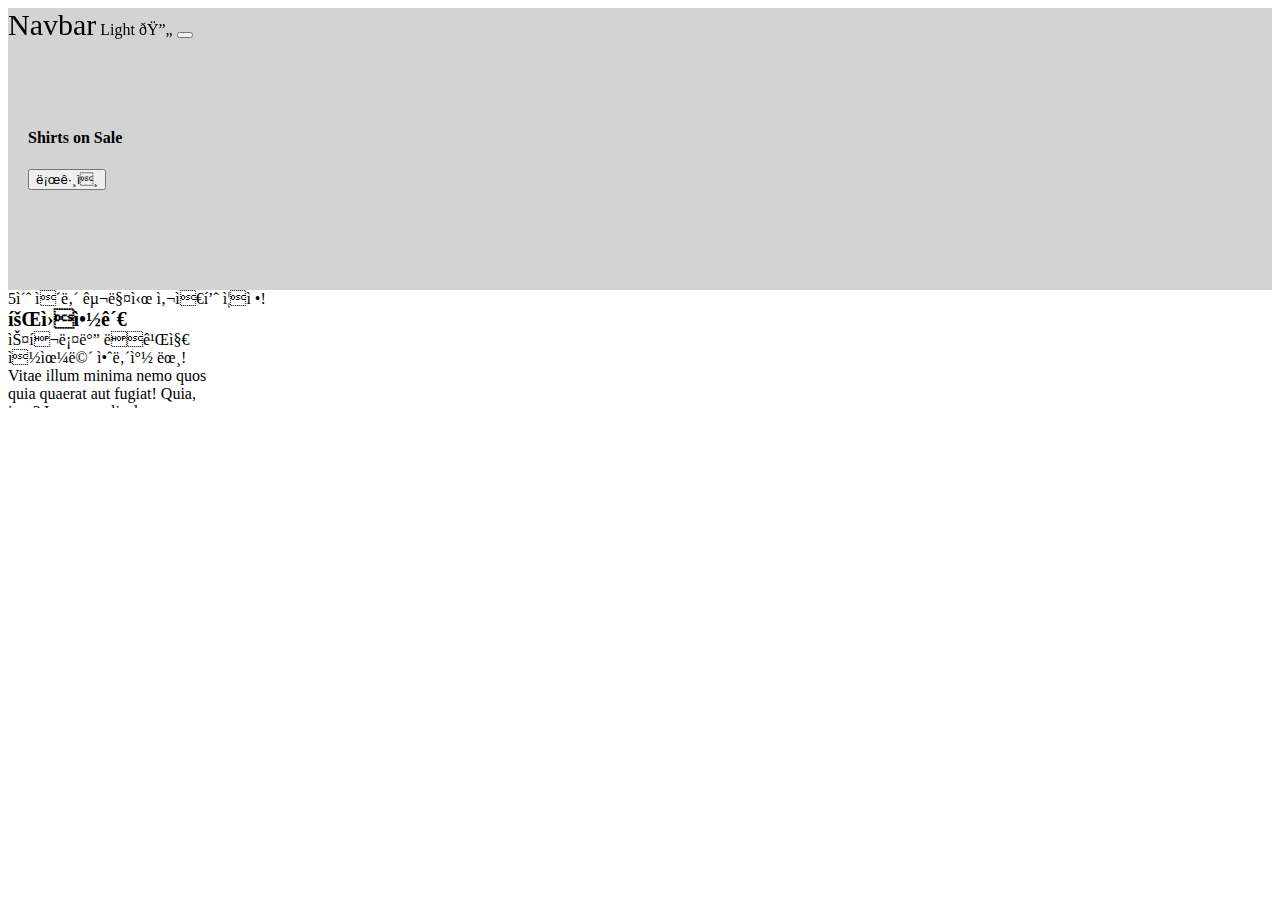
<file: js실습/ch01/main.html>
<!doctype html>
<html lang="en">

<head>
    <meta charset="utf-8 show-modal">
    <meta name="viewport" content="width=device-width, initial-scale=1">
    <title>Bootstrap demo</title>
    <link href="https://cdn.jsdelivr.net/npm/bootstrap@5.3.0-alpha1/dist/css/bootstrap.min.css" rel="stylesheet"
        integrity="sha384-GLhlTQ8iRABdZLl6O3oVMWSktQOp6b7In1Zl3/Jr59b6EGGoI1aFkw7cmDA6j6gD" crossorigin="anonymous">
    <link rel="stylesheet" href="main.css">
</head>

<body class="mode">

       

        <!--로그인 모달창-->
        <div class="black-bg">
            <div class="white-bg">
                <h4>로그인하세요</h4>
                <form action="캐러셀.html"><!--<form>은 서버로 유저정보 전송하려고 쓰는것임-->
                    <div class="my-3">
                        <input type="text" class="form-control" id="email"> <!--첫번째 input-->
                    </div>
                    <div class="my-3">
                        <input type="password" class="form-control" id="pw">
                    </div>
                    <button type="submit" class="btn btn-primary" id="send">전송</button>
                    <button type="button" class="btn btn-danger" id="close">닫기</button>
                </form>
            </div>
        </div>

        <!--상단바-->
        <nav class="navbar navbar-light bg-light">
            <div class="container-fluid">
                <span class="navbar-brand">Navbar</span>

                <span class="badge bg-dark">Light 🔄</span> <!--다크모드 버튼-->

                <button class="navbar-toggler" type="button">
                    <span class="navbar-toggler-icon"></span>
                </button>
            </div>
        </nav>
        

        <!--리스트-->
        <ul class="list-group"> <!--classList로 show 클래스 탈부착해서 클릭시 보여주기 **클래스 부착하는 이유 :  확장성이 좋아짐-->
            <li class="list-group-item">An item</li>
            <li class="list-group-item">A second item</li>
            <li class="list-group-item">A third item</li>
            <li class="list-group-item">A fourth item</li>
            <li class="list-group-item">And a fifth one</li>
        </ul>

        

        <div class="main-bg">
            <h4>Shirts on Sale</h4>
            <button class="btn btn-danger" id="login">로그인</button>
        </div>

        <div class="alert alert-danger"> 
            <span id="num">5</span>초 이내 구매시 사은품 증정!
        </div>

        

        <div class="userpro" style="width : 200px; height:100px; overflow-y: scroll;"> <!--overflow-y : 내용물 넘치면 스크롤바 생성해줌-->
                <span style="font-size:20px; font-weight:bolder;">회원약관</span><br>
                스크롤바 끝까지 읽으면 안내창 뜸!
                Vitae illum minima nemo quos quia quaerat aut fugiat! Quia,
                iure? Ipsum explicabo rem ea fuga cum debitis voluptatibus sit quam.
                Numquam!
        </div>

        

        <script type="text/javascript" src="nav.js"></script>

        <script src="https://cdn.jsdelivr.net/npm/bootstrap@5.3.0-alpha1/dist/js/bootstrap.bundle.min.js"
            integrity="sha384-w76AqPfDkMBDXo30jS1Sgez6pr3x5MlQ1ZAGC+nuZB+EYdgRZgiwxhTBTkF7CXvN"
            crossorigin="anonymous"></script>



        <!--jQuery-->
        <script src="https://code.jquery.com/jquery-3.6.3.min.js"
            integrity="sha256-pvPw+upLPUjgMXY0G+8O0xUf+/Im1MZjXxxgOcBQBXU=" crossorigin="anonymous"></script>
        <script>
            // document.querySelector('.hello').innerHTML='하이여';
            // $('.hello').html('하이'); //document.querySelector=>'$' 함수명이 짧아짐
            // $('.hello').css('font-size','50px');

            // document.querySelector('#test-btn').addEventListener('click',function(){
            //     document.querySelector('.hello').style.display="none"
            // })

            //♣모달창 애니메이션, 로그인 버트 누르면 천천히 뜨는 기능
            $('#login').on('click', function () { 
                $('.black-bg').addClass('show-modal');
            })

            $('#close').on('click', function () {
                $('.black-bg').remove();
            })

            //♣모달창 검은배경 누르면 모달창 닫는 기능 ★이벤트 버블링
            document.querySelector('.black-bg').addEventListener('click',function(e){

                // e.target;//유저가 실제로 누른것

                // e.currentTarget;//이벤트리스너 달린곳
                // this; //위와 같은뜻

                // e.preventDefault();//이벤트 기본동작 막아줌

                // e.stopPropagation();//내 상위요소로 이벤트 버블링 막아줌

                
                console.log(e.target);
                console.log(document.querySelector('.black-bg'));

                if (e.target == document.querySelector('.black-bg')){ //내가 실제로 누른것 = 모달창의 검은배경
                    $('.black-bg').removeClass('show-modal');
                }  
            })
            







            //♣if,else 조건문으로 input 공백,이메일 형식 검사

            // 전송버튼 눌렀을때
            // 첫번째 input에 입력된 값이 공백이면(조건문)
            // alert창 띄우기


             $('form').on('submit',function(){ // => $('#send').on('click', function () {
                if ( document.getElementById('email').value == '') { // => if ($('#email').val()=='')
                    alert('아이디 입력하셈');
                } else if(/\S+@\S+.\S+/.test(document.getElementById('email').value)){
                    alert('이메일 형식이 아님');
                } else if (document.getElementById('pw').value == '') {
                    alert('비번 입력하셈');
                } else if (document.getElementById('pw').value.length < 6) {
                    alert('비번이 6자 미만입니다. 6자 이상으로 입력해주세요');
                } else if(/[A-Z]/.test(document.getElementById('pw').value)==false){
                    alert('대문자가 없는데요')
                }
            });


            //♣이벤트,연산자
            // document.getElementById('email').addEventListener('change', function () { //<input>에서 일어나는 input,change 이벤트
            //     alert('하이요')
            // })


            //♣다크모드 버튼
            var count = 0;

            $('.badge').on('click', function () {
                count += 1; // count=count+1; 누를때마다 1 더해주셈
                if (count % 2 == 0) { //짝수면
                    $('.badge').html('Light 🔄');
                    $('.mode').removeClass('dark');
                    $('.navbar-light').toggleClass('navbar-dark');
                    $('.bg-light').toggleClass('bg-dark');
                } else { //홀수면
                    console.log(count);
                    $('.badge').html('Dark 🔄');
                    $('.mode').addClass('dark');
                    $('.navbar-light').toggleClass('navbar-dark');
                    $('.bg-light').toggleClass('bg-dark');
                }
            });

            //♣setTimeout, setInterval 함수
            
             /*setInterval(function(){ //2초마다 실행
                console.log('ㅎㅇ');
            },2000)*/

            //5~1초까지 카운트 하고 사라지기
            
            var countt = 5;

            setInterval(function(){
                countt -=1;
                if(countt > 0){
                $('#num').html(countt)
                }else{
                    $('.alert').hide();
                }
            },1000)
    

            
            
            //♣스크롤바 10이상으로 내리면 로고 폰트사이즈 작아지게
            window.addEventListener('scroll',function(){ //scroll 될때마다 함수 실행
                console.log(window.scrollY);//스크롤 내린양
                if(window.scrollY>10){
                    $('.navbar-brand').css('font-size','15px');
                }else{
                    $('.navbar-brand').css('font-size','30px');
                }
            })

            //♣회원약관의 스크롤바 끝까지 내리면 alert()띄워서 안내하기
            //div의 스크롤바 내린 양 + 눈에 보이는 div 높이 == div 실제 높이
            $('.userpro').on('scroll',function(){
                var 스크롤양 = document.querySelector('.userpro').scrollTop; 
                var 실제높이 = document.querySelector('.userpro').scrollHeight; //<div>실제높이(스크롤바 얼마나 할수있는지)
                var 눈에보이는높이 = document.querySelector('.userpro').clientHeight;

                console.log('스크롤양 :'+ 스크롤양,실제높이,눈에보이는높이);

                if(스크롤양+눈에보이는높이==실제높이){
                    alert('약관을 다 읽어보셨군요?');
                }
            })

            console.log(document.querySelector('html').scrollHeight); //현재 웹페이지 실제 높이 <body>끝나기 전에 넣어야함
            console.log(document.querySelector('html').clientHeight); //현재 보이는 페이지 높이
            

           
        
        </script>
    </body>
</html>
</file>
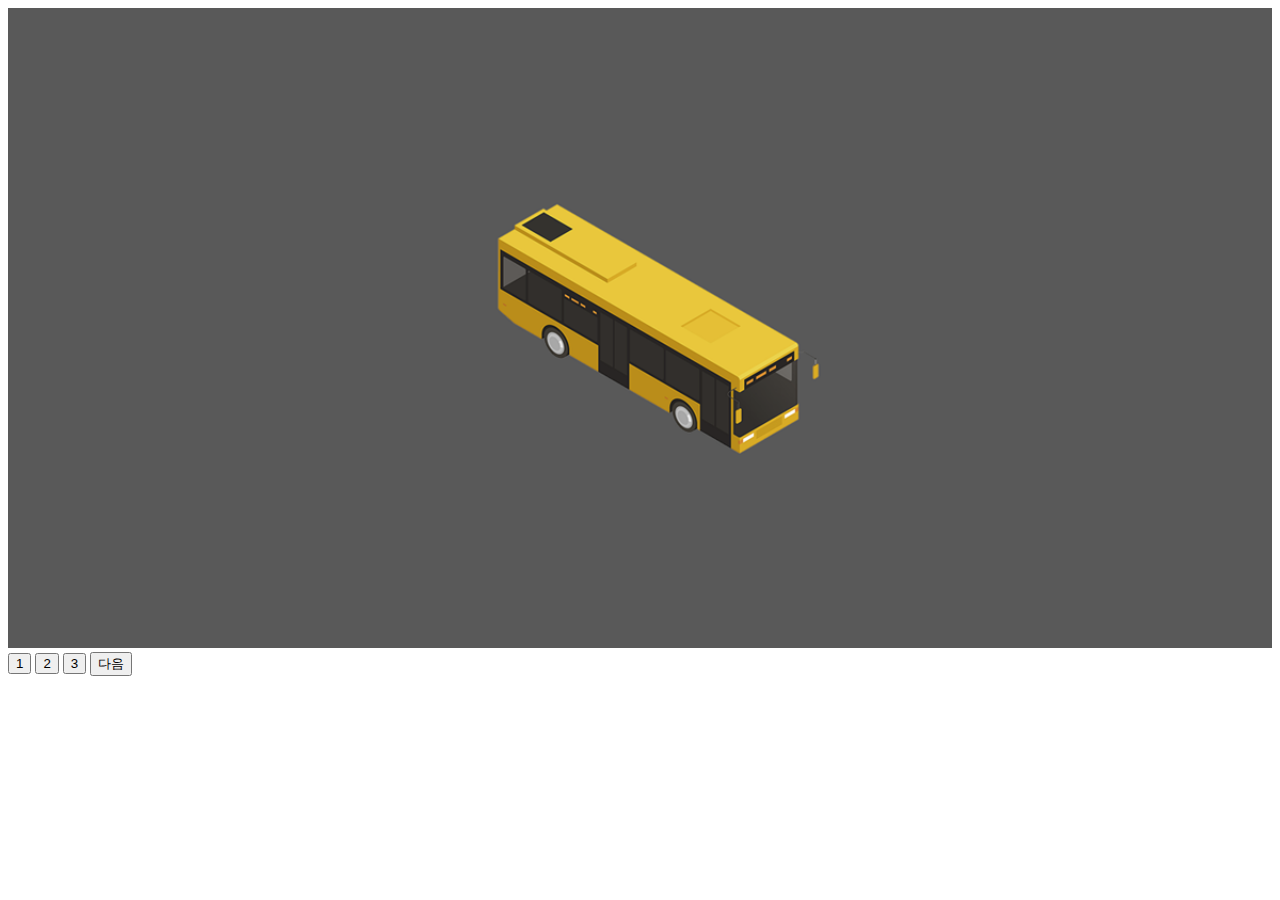
<file: js실습/ch01/캐러셀.html>
<!DOCTYPE html>
<html lang="en">

<head>
    <meta charset="UTF-8">
    <meta http-equiv="X-UA-Compatible" content="IE=edge">
    <meta name="viewport" content="width=device-width, initial-scale=1.0">
    <link rel="stylesheet" href="main.css">
    <title>Document</title>
</head>

<body>
    <div style="overflow:hidden"> <!--넘치는 요소 숨기기-->
        <div class="slide-container">
            <div class="slide-box">
                <img src="car1.png" draggable="false"> <!--그래드&이동안됨-->
            </div>
            <div class="slide-box">
                <img src="car2.png">
            </div>
            <div class="slide-box">
                <img src="car3.png">
            </div>
        </div>
    </div>

    <button class="slide-1">1</button>
    <button class="slide-2">2</button>
    <button class="slide-3">3</button>
    <button class="next">다음</button>




    <script src="https://code.jquery.com/jquery-3.6.3.min.js"
    integrity="sha256-pvPw+upLPUjgMXY0G+8O0xUf+/Im1MZjXxxgOcBQBXU=" crossorigin="anonymous"></script>
    <script>
        //♣캐러셀(이미지 슬라이드)만들기
        $('.slide-1').on('click', function () {
            $('.slide-container').css('transform', 'translateX(0vw)'); //버튼 눌렀을때 css에 transform:translateX(-100vw); 더해줌
        })
        $('.slide-2').on('click', function () {
            $('.slide-container').css('transform', 'translateX(-100vw)');
        })
        $('.slide-3').on('click', function () {
            $('.slide-container').css('transform', 'translateX(-200vw)');
        })

        var 지금사진 = 1;

        $('.next').on('click', function () {
            $('.slide-container').css('transform', 'translateX(-' + 지금사진 + '00vw)');
            지금사진 += 1
        });


        

        //캐러셀 스와이프
        $('.slide-box').eq(0).on('mousedown',function(e){
        console.log(e.clientX);//현재 마우스 클릭한 곳 X좌표
       })


       
        var 시작좌표 = 0; //function안에있는 변수는 탈출 못해서 밖에 만들어줘야함
        var 눌렀다 = false;

       $('.slide-box').eq(0).on('mousedown',function(e){ //시작
            시작좌표 = e.clientX; //e.clientX : 현재 마우스위치 X좌표
            눌렀다 = true; //마우스 누를때마다 true
       });

       $('.slide-box').eq(0).on('mousemove', function (e) {
        if(눌렀다==true){
            console.log(e.clientX - 시작좌표); //->이동거리 (현재마우스 위치에서 시작위치 빼면 이동거리 알수있음)
            $('.slide-container').css('transform', `translateX(${e.clientX - 시작좌표}px)`);//이미지를 드래그한만큼 x축으로 이동시켜주세요
        }
           
        });

        $('.slide-box').eq(0).on('mouseup',function(e){ 
            눌렀다 = false; //마우스 뗄때 안움직임

            console.log(e.clientX - 시작좌표);
            if(e.clientX-시작좌표 < -100){ //이동거리가 100이상이다
                $('.slide-container')
                .css('transition','all 0.5s') //넘어갈때 천천히
                .css('transform', 'translateX(-100vw)'); //2번 사진 보임
            }else{
                $('.slide-container')
                .css('transition','all 0.5s')
                .css('transform', 'translateX(0vw)'); //1번 그대로
            }

            setTimeout(()=>{
                $('slide-container')
                .css('transition','none')
            },500) //5초 후에 실행
       });

       
        //touch
        $('.slide-box').eq(0).on('touchstart',function(e){ //시작
                    시작좌표 = e.touches[0].clientX; //e.clientX : 현재 마우스위치 X좌표
                    눌렀다 = true; //마우스 누를때마다 true
            });

            $('.slide-box').eq(0).on('touchmove', function (e) {
                if(눌렀다==true){
                    console.log(e.clientX - 시작좌표); //->이동거리 (현재마우스 위치에서 시작위치 빼면 이동거리 알수있음)
                    $('.slide-container').css('transform', `translateX(${e.touches[0].clientX - 시작좌표}px)`);//이미지를 드래그한만큼 x축으로 이동시켜주세요
                }
                
                });

                $('.slide-box').eq(0).on('touchend',function(e){ 
                    눌렀다 = false; //마우스 뗄때 안움직임

                    console.log(e.changedTouches[0].clientX - 시작좌표);
                    if(e.changedTouches[0].clientX-시작좌표 < -100){ //이동거리가 100이상이다
                        $('.slide-container')
                        .css('transition','all 0.5s') //넘어갈때 천천히
                        .css('transform', 'translateX(-100vw)'); //2번 사진 보임
                    }else{
                        $('.slide-container')
                        .css('transition','all 0.5s')
                        .css('transform', 'translateX(0vw)'); //1번 그대로
                    }

                    setTimeout(()=>{
                        $('slide-container')
                        .css('transition','none')
                    },500) //5초 후에 실행
            });


        

    </script>

</body>

</html>
</file>
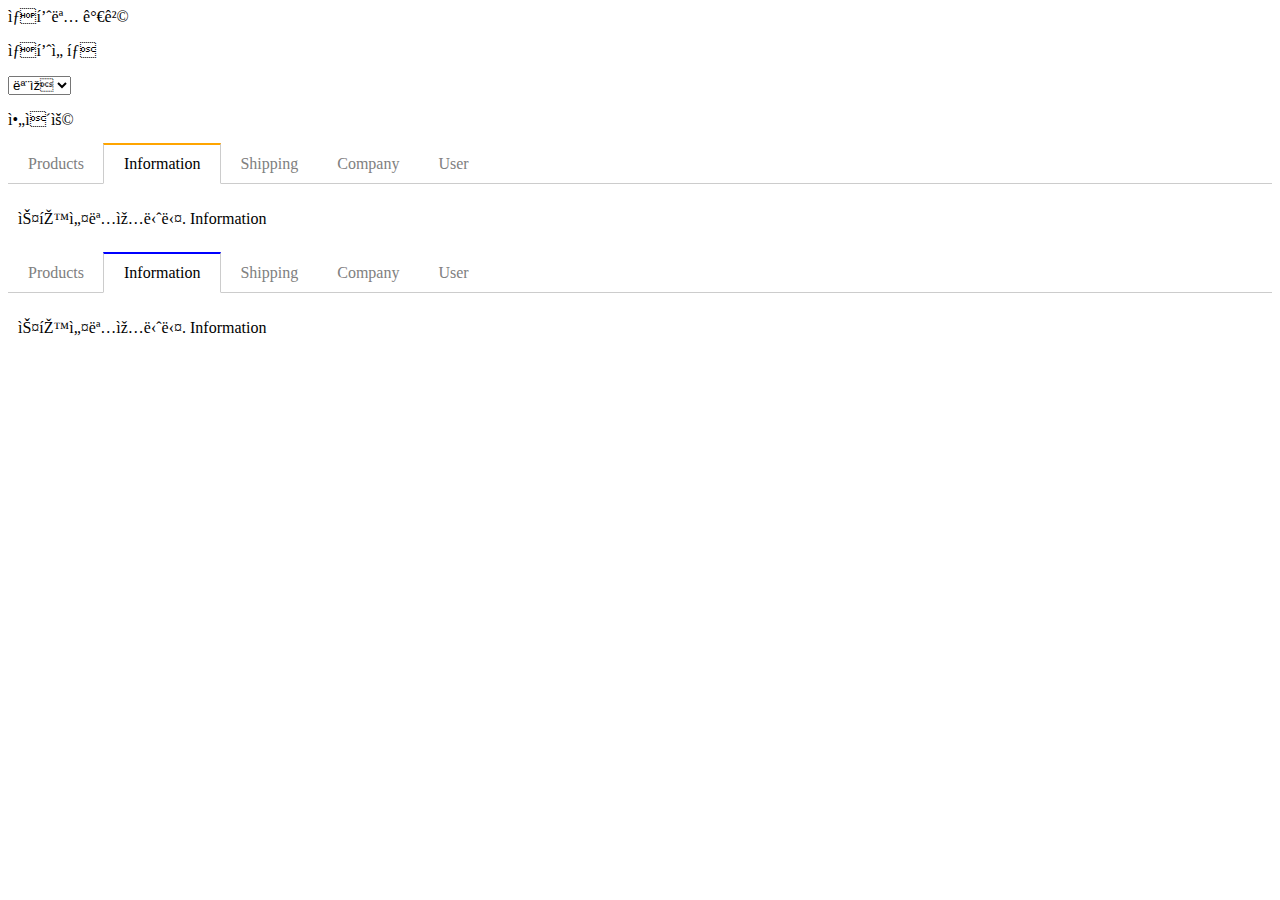
<file: js실습/ch02/detail.html>
<!doctype html>
<html lang="en">

<head>
    <meta charset="utf-8 show-modal">
    <meta name="viewport" content="width=device-width, initial-scale=1">
    <title>Bootstrap demo</title>
    <link href="https://cdn.jsdelivr.net/npm/bootstrap@5.3.0-alpha1/dist/css/bootstrap.min.css" rel="stylesheet"
        integrity="sha384-GLhlTQ8iRABdZLl6O3oVMWSktQOp6b7In1Zl3/Jr59b6EGGoI1aFkw7cmDA6j6gD" crossorigin="anonymous">
    <!--jQuery-->
    <script src="https://code.jquery.com/jquery-3.6.3.min.js"
        integrity="sha256-pvPw+upLPUjgMXY0G+8O0xUf+/Im1MZjXxxgOcBQBXU=" crossorigin="anonymous"></script>
    <link rel="stylesheet" href="detail.css">
</head>
<body>
    <!--array 제품 상세페이지-->                                                               
    <div class="container mt-3">
      <div class="card p-3">
        <span class="car-title">상품명</span>
        <span class="car-price">가격</span>
      </div>
    </div>


    <!--Select-->
    <form class="container my-5 form-group">
      <p>상품선택</p>
      <select class="form-select mt-2">
        <option >모자</option>
        <option >셔츠</option>
        <option >바지</option>
      </select>
      <select class="form-select mt-2 form-hide"> <!--셔츠 옵션 숨겨둠-->
        <option>95</option>
        <option>100</option>
        <option>105</option>
      </select>
    </form>

    <div id="test">
      <p>아이용</p>
    </div>

    <!--for 반복문으로 tab 만들기-->
    <div class="container mt-5">
        <ul class="list">
          <li class="tab-button">Products</li>
          <li class="tab-button orange">Information</li>
          <li class="tab-button">Shipping</li>
          <li class="tab-button">Company</li>
          <li class="tab-button">User</li>
        </ul>
        <div class="tab-content">
          <p>상품설명입니다. Product</p>
        </div>
        <div class="tab-content show">
          <p>스펙설명입니다. Information</p>
        </div>
        <div class="tab-content">
          <p>배송정보입니다. Shipping</p>
        </div>
        <div class="tab-content">
          <p>회사 소개입니다. Company</p>
        </div>
        <div class="tab-content">
          <p>유저 정보입니다. User</p>
        </div>
      </div>

      <div class="container mt-4">
        <ul class="li">
          <li class="tab-btn" data-id="0">Products</li>
          <li class="tab-btn blue" data-id="1">Information</li>
          <li class="tab-btn" data-id="2">Shipping</li>
          <li class="tab-btn" data-id="3">Company</li>
          <li class="tab-btn" data-id="4">User</li>
        </ul>
        <div class="tab-con">
          <p>상품설명입니다. Product</p>
        </div>
        <div class="tab-con show">
          <p>스펙설명입니다. Information</p>
        </div>
        <div class="tab-con">
          <p>배송정보입니다. Shipping</p>
        </div>
        <div class="tab-con">
          <p>회사 소개입니다. Company</p>
        </div>
        <div class="tab-con">
          <p>유저 정보입니다. User</p>
        </div>
      </div>

    


    <script src="https://cdn.jsdelivr.net/npm/bootstrap@5.3.0-alpha1/dist/js/bootstrap.bundle.min.js"
        integrity="sha384-w76AqPfDkMBDXo30jS1Sgez6pr3x5MlQ1ZAGC+nuZB+EYdgRZgiwxhTBTkF7CXvN"
        crossorigin="anonymous"></script>
    
    <script src="tab.js"></script>
</body>

</html>
</file>
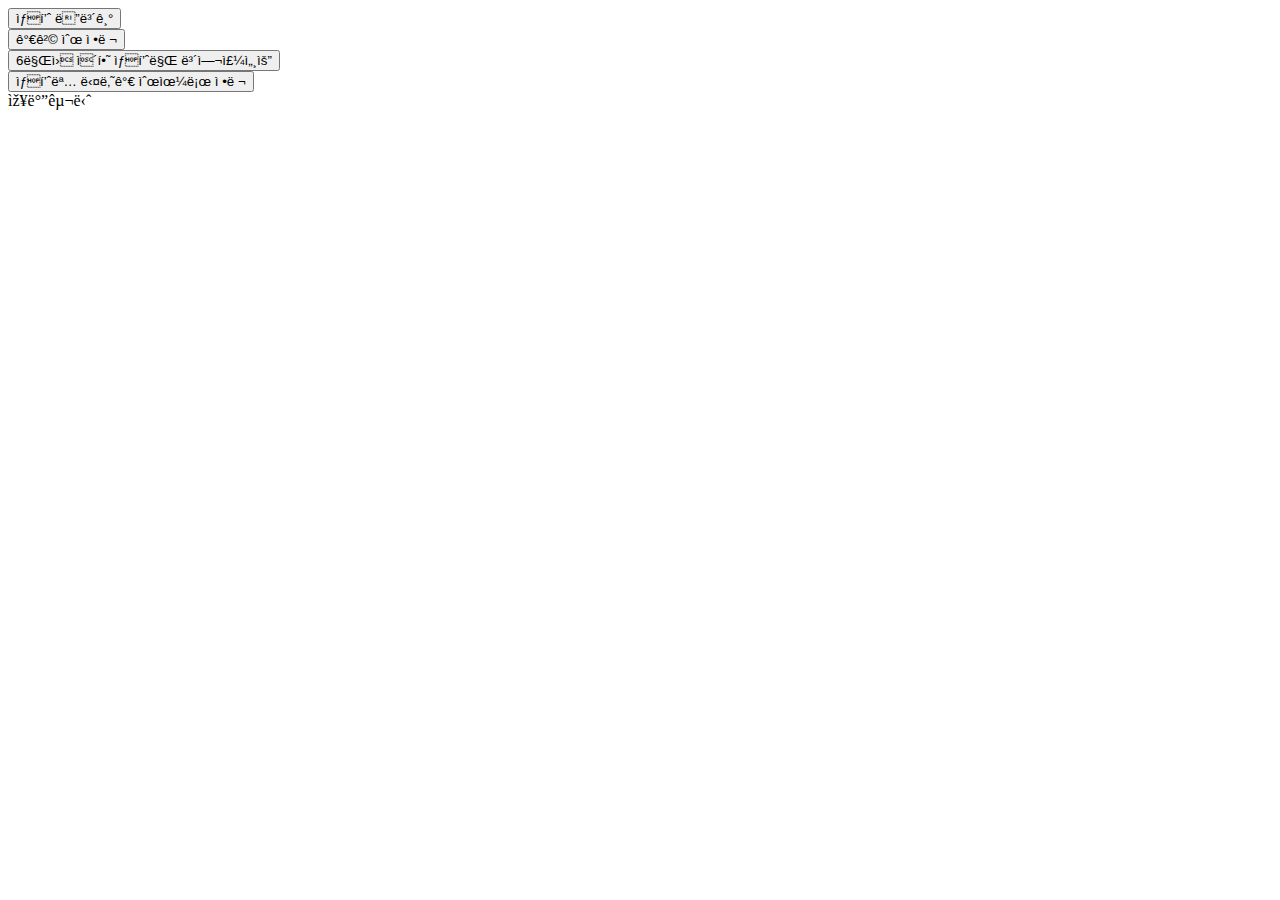
<file: js실습/ch02/list.html>
<!doctype html>
<html lang="en">

<head>
  <meta charset="utf-8 show-modal">
  <meta name="viewport" content="width=device-width, initial-scale=1">
  <title>Bootstrap demo</title>
  <link href="https://cdn.jsdelivr.net/npm/bootstrap@5.3.0-alpha1/dist/css/bootstrap.min.css" rel="stylesheet"
    integrity="sha384-GLhlTQ8iRABdZLl6O3oVMWSktQOp6b7In1Zl3/Jr59b6EGGoI1aFkw7cmDA6j6gD" crossorigin="anonymous">
  <!--jQuery-->
  <script src="https://code.jquery.com/jquery-3.6.3.min.js"
    integrity="sha256-pvPw+upLPUjgMXY0G+8O0xUf+/Im1MZjXxxgOcBQBXU=" crossorigin="anonymous"></script>
  <link rel="stylesheet" href="detail.css">
</head>

<body>
  <div class="container">
    <div class="row">

    </div>
  </div>


  <div clas="container">
    <button class="btn btn-danger">상품 더보기</button>
  </div>


  <div clas="container my-3">
    <button class="danger" id="price">가격 순 정렬</button>
  </div>


  <div clas="container my-4">
    <button class="danger" id="priceFilter">6만원 이하 상품만 보여주세요</button>
  </div>

  <div clas="container my-4">
    <button class="danger" id="namefilter">상품명 다나가 순으로 정렬</button>
  </div>


  <div>
    <div class="장바구니">장바구니</div>
  </div>


  <script>

    //ajax으로 data 가져오기
    $.get('https://codingapple1.github.io/js/more2.json').done((data) => {
      console.log(data);
    })



    var products = [
      { id: 0, price: 70000, title: 'Blossom Dress' },
      { id: 1, price: 50000, title: 'Springfield Shirt' },
      { id: 2, price: 60000, title: 'Black Monastery' }
    ];


    //js로 html 만들기
    products.forEach((a) => { //products 요소 3개라 3번 반복
      var card =
        `<div class="col-sm-4">
            <img src="https://via.placeholder.com/600" class="w-100">
            <h5>${a.title}</h5>
            <p>가격 : ${a.price}</p>
            <button class="buy">구매</button>
        </div>`;
      $('.row').append(card); //요소 갯수만큼 append 됨
    })


    //브라우저 localStorage
    localStorage.setItem('이름', 'kim'); //자료저장하는법
    localStorage.getItem('이름'); //자료꺼내는법
    localStorage.removeItem('이름'); //자료삭제하는법



    //array형식으로 저장하기
    var arr = [1,2,3];
    var newArr = JSON.stringify(arr); 
    localStorage.setItem('어레이',newArr);

    //array 형식으로 꺼내기
    var 꺼내기 = localStorage.getItem('이름'); 
    console.log(JSON.parse(꺼내기)); 
    



    //구매버튼누르면 로컬스토리지에 상품명 저장
    $('.buy').click(function(){   
      var title = $(this).siblings('h5').text();//지금 클릭한 것의 형제태그h5의 텍스트 가져오기
      
      
      /*
      만약 이미 cart라는 항목이 있으면 수정하기 (수정하기 순서 1.꺼내고 2.자료추가해서 3.다시넣기)
      근데 그게 아니면 cart 추가하기
      */

      if (localStorage.getItem('cart')!=null){ //만약 cart에 데이터가 있다면
        var 꺼낸것 = JSON.parse(localStorage.cart); //꺼내기 localStorage.getItem('cart') == localStorage.cart
        꺼낸것.push(title); //추가
        localStorage.setItem('cart',JSON.stringify(꺼낸것));//다시넣기
        
      }else{ //cart에 데이터가 없다면 (맨첨추가할때)
        localStorage.setItem('cart',JSON.stringify([title]));
      }      
    })


    //로컬스토리지에 저장된것 화면에 출력하기
    var 스토리지 = JSON.parse(localStorage.cart);

    스토리지.forEach((a)=>{
      var 바구니 = `<p> 추가한것 ${a}</p>`
      $('.장바구니').append(바구니);
    })



 
   


    //상품 더보기 버튼 누르면 상품 3개 가져와서 출력하기
    $('.btn').click(function () {
      $.get('https://codingapple1.github.io/js/more1.json').done((data) => {
        console.log(data); //데이터 확인

        data.forEach((a) => {
          var plus =
            `<div class="col-sm-4">
              <img src="https://via.placeholder.com/600" class="w-100">
              <h5>${a.title}</h5>
              <p>가격 : ${a.price}</p>
                </div>`;
          $('.row').append(plus);
        })
      })
    })



    //가격 순 정렬 버튼 누르면 가격 정렬되게
    $('#price').click(function () {
      products.sort(function (a, b) {
        return a.price - b.price
      });
      $('.row').html('');
      products.forEach((a) => { //products 요소 갯수만큼 반복해주세요~
        var card =
          `<div class="col-sm-4">
            <img src="https://via.placeholder.com/600" class="w-100">
            <h5>${a.title}</h5>
            <p>가격 : ${a.price}</p>
        </div>`;
        $('.row').append(card);
      })
    })



    //버튼누르면 6만원이하 상품만 보여주기
    $('#priceFilter').click(function () {
      var 가격필터 = products.filter((a) => a.price <= 60000)
      console.log(가격필터);
      $('.row').html('');

      가격필터.forEach((a) => { //products 요소 갯수만큼 반복해주세요~
        var show =
          `<div class="col-sm-4">
            <img src="https://via.placeholder.com/600" class="w-100">
            <h5>${a.title}</h5>
            <p>가격 : ${a.price}</p>
        </div>`;
        $('.row').append(show);
      })
    })



    //버튼누르면 상품명 가나다순 정렬
    $('#namefilter').click(function () {
      products.sort(function (a, b) {
        if (a.title < b.title) {
          return 1
        } else {
          return -1
        }
      })
      $('.row').html('');

      products.forEach((a) => {
        var 이름필터 =
          `<div class="col-sm-4">
            <img src="https://via.placeholder.com/600" class="w-100">
            <h5>${a.title}</h5>
            <p>가격 : ${a.price}</p>
        </div>`;
        $('.row').append(이름필터);
      })
    })




    // var 어레이문자=['가','나','다'];

    // // 문자 역순 정렬
    // 어레이문자.sort(function(a,b){
    //   if (a<b){
    //     return 1
    //   }else{
    //     return -1
    //   }
    // }); 



    // var 어레이 =[7,3,5,2,40];

    // 숫자
    // 어레이.sort(function(a,b){ 
    //   return a-b
    // });


    //filter()
    // var 새어레이 = 어레이.filter(function(a){
    //   return a > 4
    // });

    //map()
    // var 새어레이 = 어레이.map(function(a){
    //   return a*4
    // });

    // console.log(새어레이);



    //  for(let i = 0; i<3; i++){
    //   $('.card-body h5').eq(i).html(products[i].title);
    //   $('.card-body p').eq(i).html(`가격은 ${products[i].price}`); //문자중간에 변수넣기
    //  };
























  </script>




  <script src="https://cdn.jsdelivr.net/npm/bootstrap@5.3.0-alpha1/dist/js/bootstrap.bundle.min.js"
    integrity="sha384-w76AqPfDkMBDXo30jS1Sgez6pr3x5MlQ1ZAGC+nuZB+EYdgRZgiwxhTBTkF7CXvN"
    crossorigin="anonymous"></script>
</body>

</html>
</file>
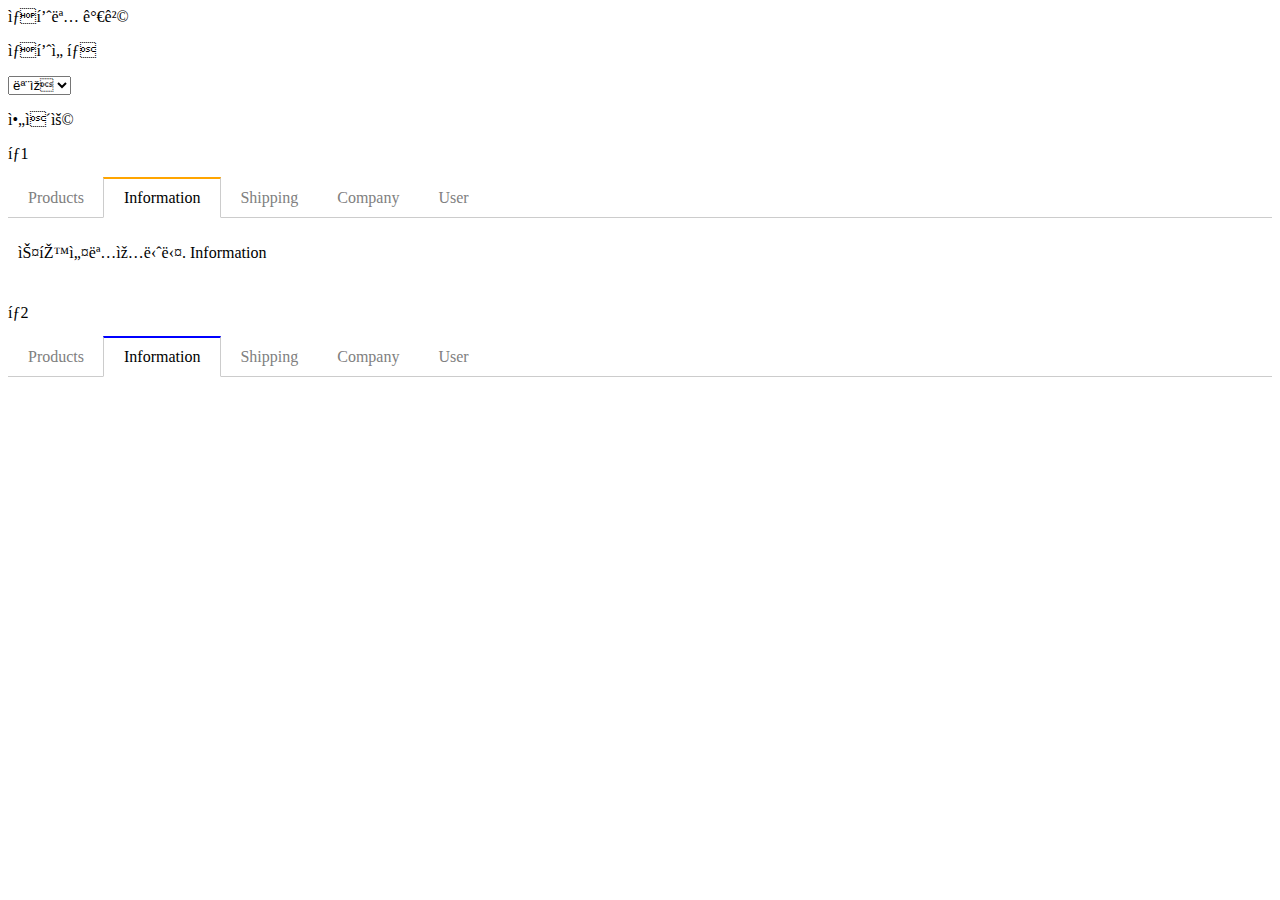
<file: js실습/ch02/tab.html>
<!doctype html>
<html lang="en">

<head>
    <meta charset="utf-8 show-modal">
    <meta name="viewport" content="width=device-width, initial-scale=1">
    <title>Bootstrap demo</title>
    <link href="https://cdn.jsdelivr.net/npm/bootstrap@5.3.0-alpha1/dist/css/bootstrap.min.css" rel="stylesheet"
        integrity="sha384-GLhlTQ8iRABdZLl6O3oVMWSktQOp6b7In1Zl3/Jr59b6EGGoI1aFkw7cmDA6j6gD" crossorigin="anonymous">
    <!--jQuery-->
    <script src="https://code.jquery.com/jquery-3.6.3.min.js"
        integrity="sha256-pvPw+upLPUjgMXY0G+8O0xUf+/Im1MZjXxxgOcBQBXU=" crossorigin="anonymous"></script>
    <link rel="stylesheet" href="detail.css">
</head>
<body>
    <!--array 제품 상세페이지-->                                                               
    <div class="container mt-3">
      <div class="card p-3">
        <span class="car-title">상품명</span>
        <span class="car-price">가격</span>
      </div>
    </div>


    <!--Select-->
    <form class="container my-5 form-group">
      <p>상품선택</p>
      <select class="form-select mt-2">
        <option >모자</option>
        <option >셔츠</option>
        <option >바지</option>
      </select>
      <select class="form-select mt-2 form-hide"> <!--셔츠 옵션 숨겨둠-->
        <option>95</option>
        <option>100</option>
        <option>105</option>
      </select>
    </form>

    <div id="test">
      <p>아이용</p>
    </div>

    <!--for 반복문으로 tab 만들기-->
    <div class="container mt-5">
      <p>탭1</p>
        <ul class="list">
          <li class="tab-button">Products</li>
          <li class="tab-button orange">Information</li>
          <li class="tab-button">Shipping</li>
          <li class="tab-button">Company</li>
          <li class="tab-button">User</li>
        </ul>
        <div class="tab-content">
          <p>상품설명입니다. Product</p>
        </div>
        <div class="tab-content show">
          <p>스펙설명입니다. Information</p>
        </div>
        <div class="tab-content">
          <p>배송정보입니다. Shipping</p>
        </div>
        <div class="tab-content">
          <p>회사 소개입니다. Company</p>
        </div>
        <div class="tab-content">
          <p>유저 정보입니다. User</p>
        </div>
      </div>


      <!--탭2-->
      <div class="container mt-4">
        <p>탭2</p>
        <ul class="li">
          <li class="tab-btn" data-id="0">Products</li>
          <li class="tab-btn blue" data-id="1">Information</li>
          <li class="tab-btn" data-id="2">Shipping</li>
          <li class="tab-btn" data-id="3">Company</li>
          <li class="tab-btn" data-id="4">User</li>
        </ul>
        <div class="tab-con">
          <ul class="test">
            <li>하이요</li>
            <li>하이요</li>
            <li>하이요</li>
            <li>하이요</li>
          </ul>
        </div>
        <div class="tab-con">
          <p>스펙설명입니다. Information</p>
        </div>
        <div class="tab-con">
          <p>배송정보입니다. Shipping</p>
        </div>
        <div class="tab-con">
          <p>회사 소개입니다. Company</p>
        </div>
        <div class="tab-con">
          <p>유저 정보입니다. User</p>
        </div>
      </div>

    


    <script src="https://cdn.jsdelivr.net/npm/bootstrap@5.3.0-alpha1/dist/js/bootstrap.bundle.min.js"
        integrity="sha384-w76AqPfDkMBDXo30jS1Sgez6pr3x5MlQ1ZAGC+nuZB+EYdgRZgiwxhTBTkF7CXvN"
        crossorigin="anonymous"></script>
    
    <script src="tab.js"></script>
</body>

</html>
</file>
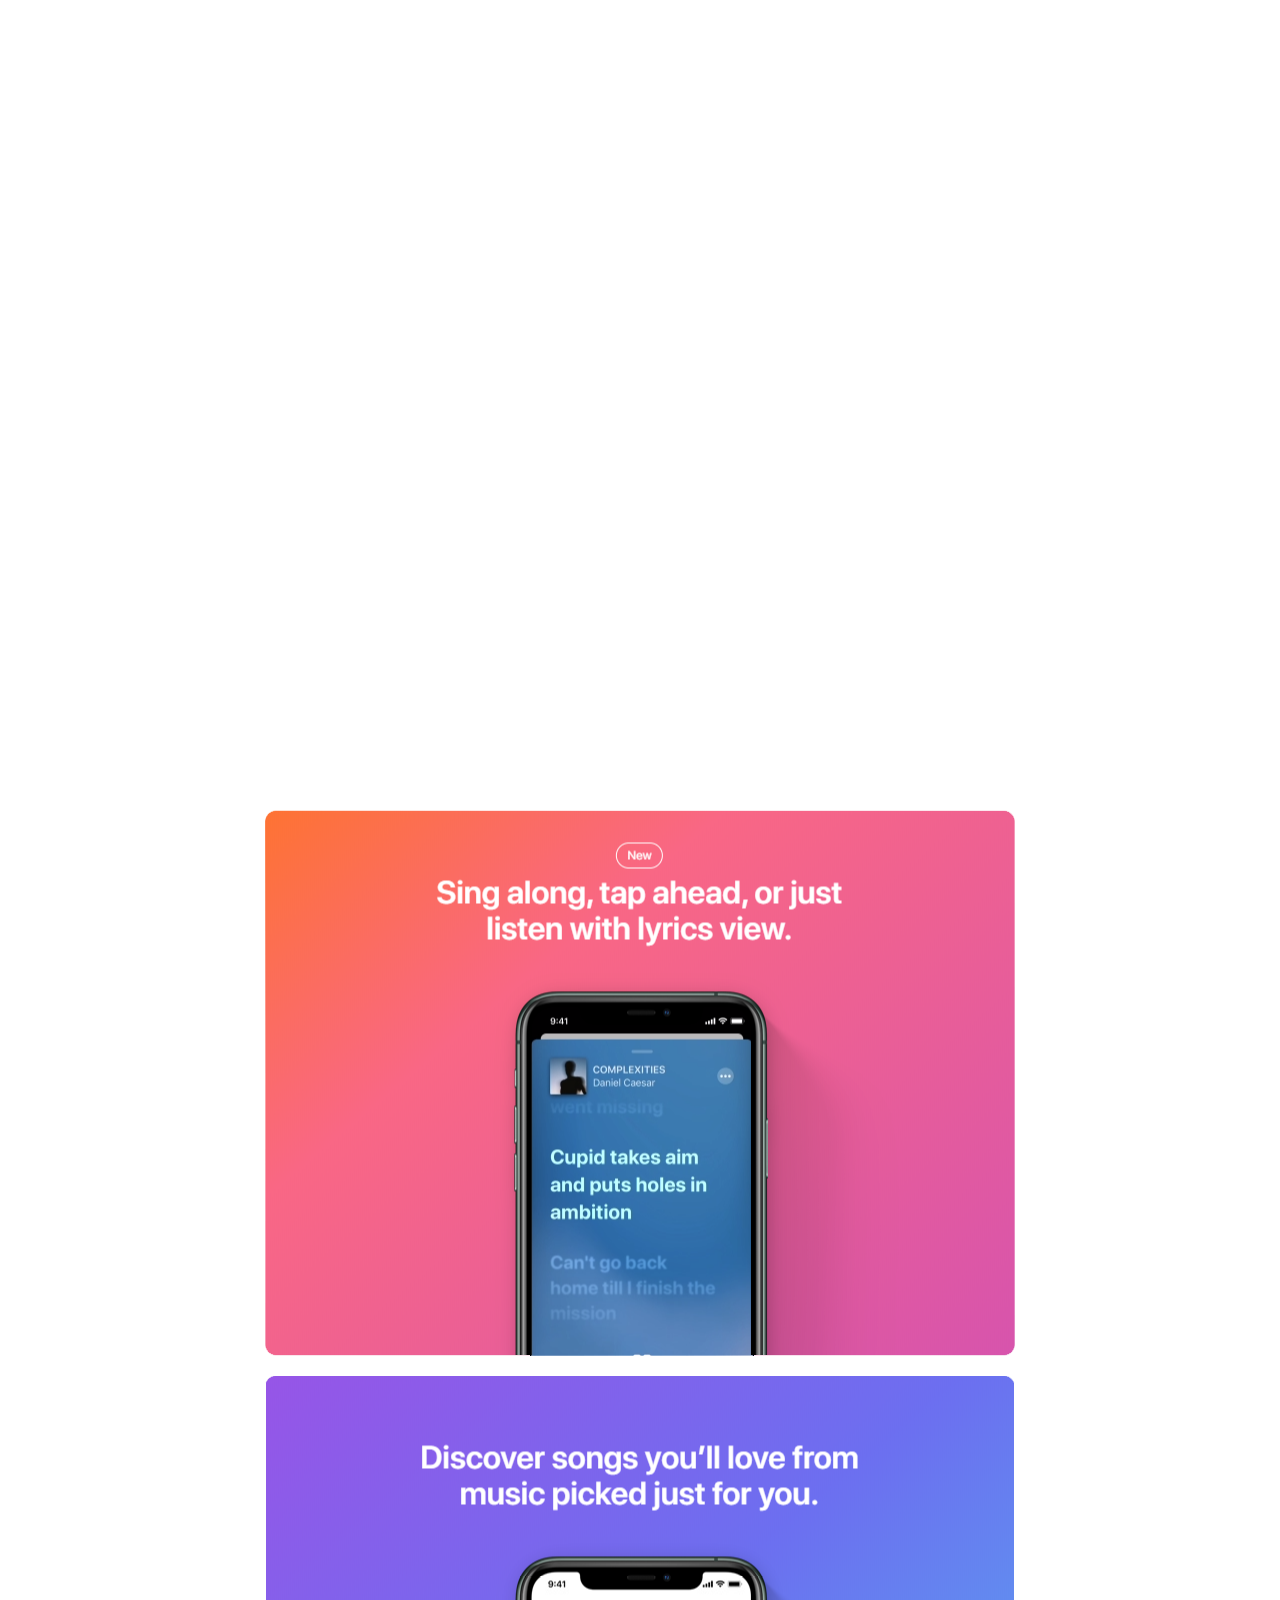
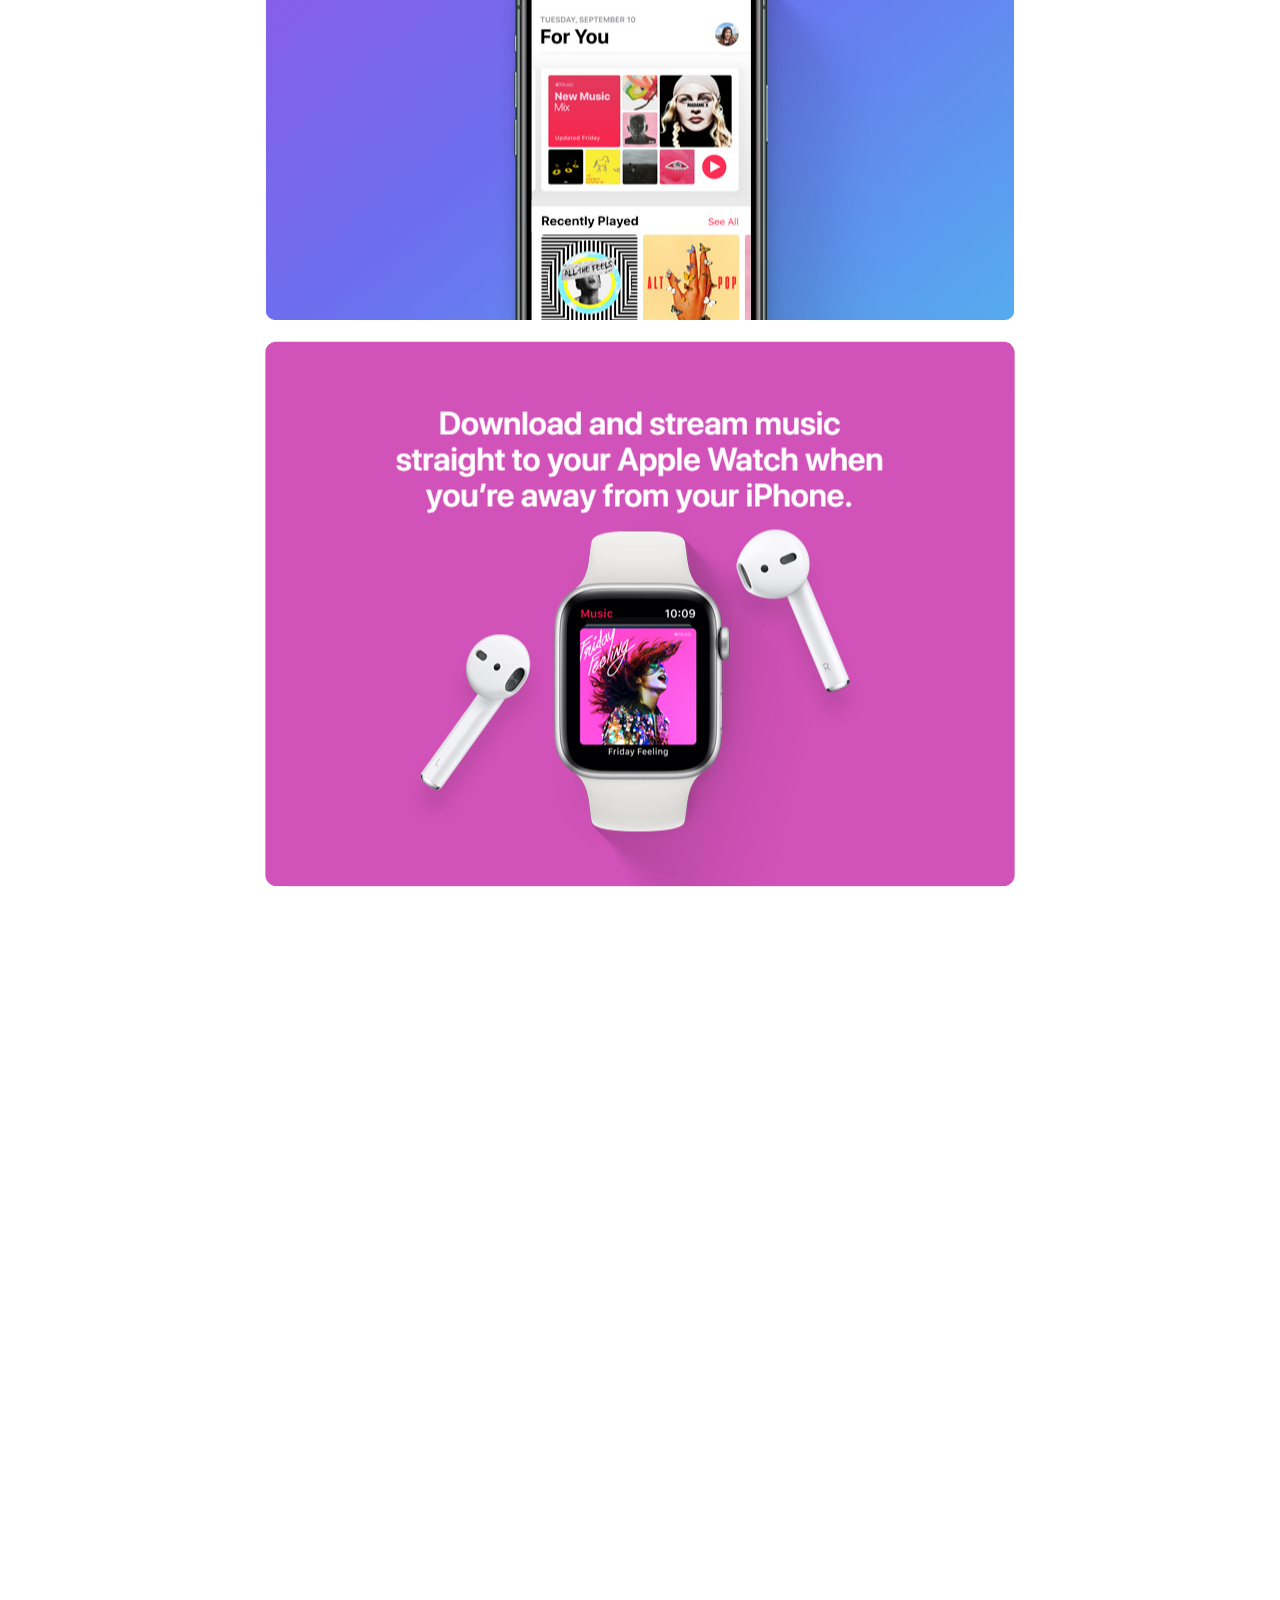
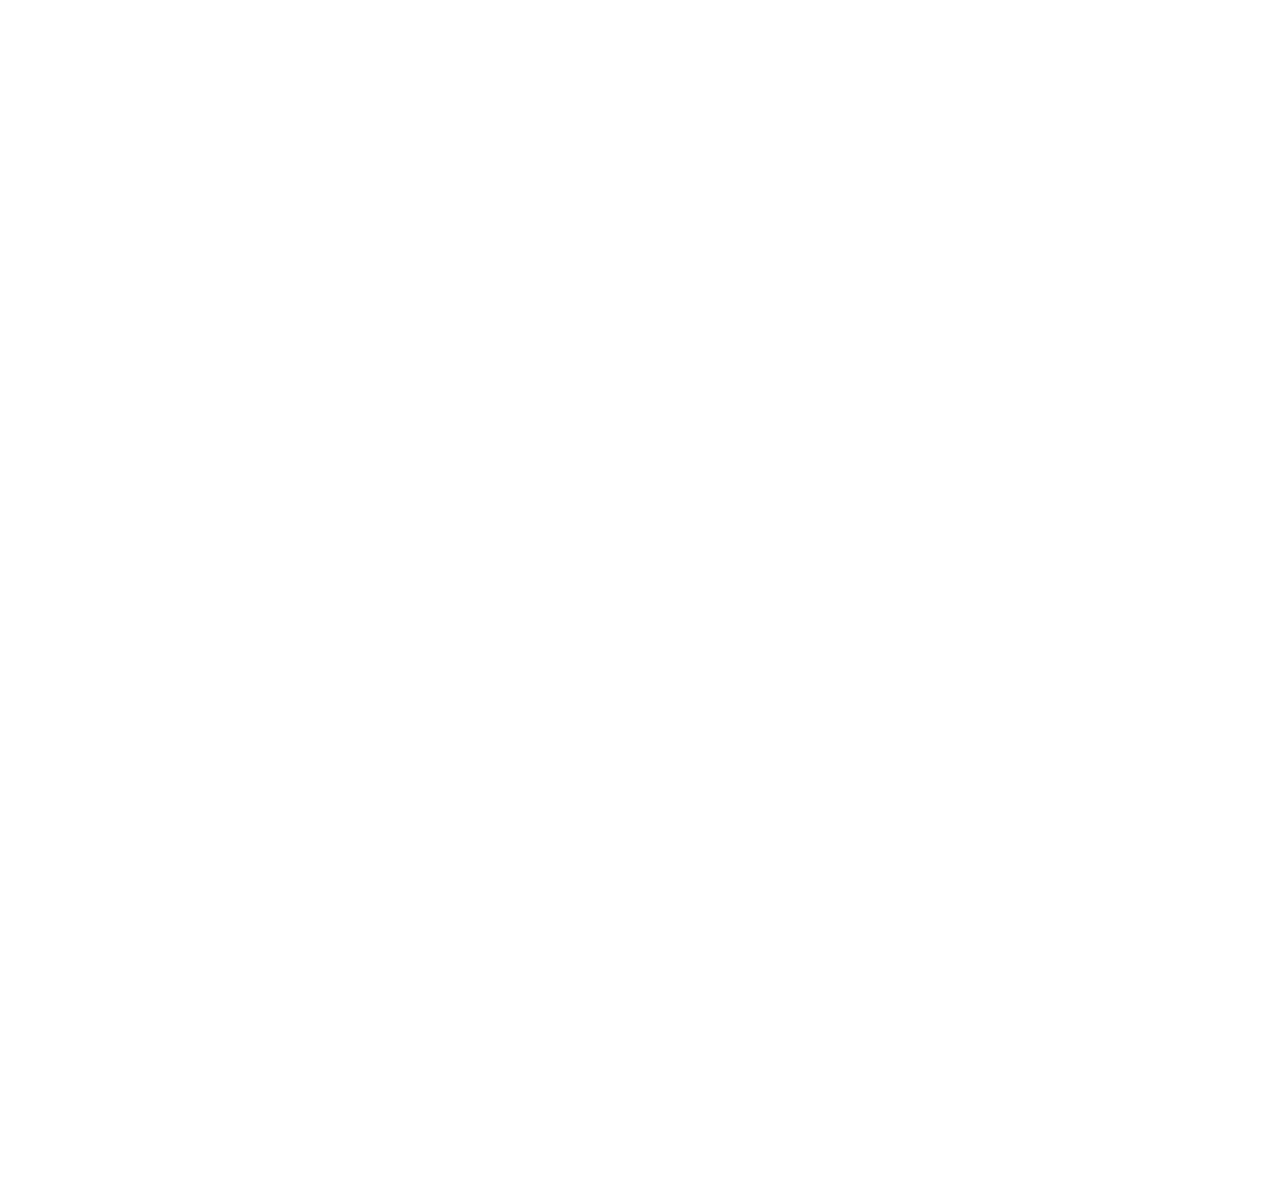
<file: js실습/ch03/scroll.html>
<!DOCTYPE html>
<html lang="en">
<head>
    <meta charset="UTF-8">
    <meta http-equiv="X-UA-Compatible" content="IE=edge">
    <meta name="viewport" content="width=device-width, initial-scale=1.0">
    <script src="https://code.jquery.com/jquery-3.6.3.min.js"
    integrity="sha256-pvPw+upLPUjgMXY0G+8O0xUf+/Im1MZjXxxgOcBQBXU=" crossorigin="anonymous"></script>
    <link rel="stylesheet" href="main.css">
    
    <title>Document</title>
</head>
<body>
    <div class="card-background">
        <div class="card-box">
          <img src="card1.png">
        </div>
        <div class="card-box">
          <img src="card2.png">
        </div>
        <div class="card-box">
          <img src="card3.png">
        </div>
      </div>

      <script>
        // 스크롤 높이에 따라 변하는 opacity
       

        $(window).scroll(function(){
            var 높이 = $(window).scrollTop();
            console.log(높이);  
            
            

            /* 1차 함수는
            y=a*높이+b */

            var y = (-1/500) * 높이 + (115/50);
            
            $('.card-box').eq(0).css('opacity', y); //미지의 변수 y : 높이가 650~1150일때 0~1이 되는 y



            var x = (-1/5000) * 높이 + 565/500;

            $('.card-box').eq(0).css('transform',`scale(${x})`);
  
        })

      </script>
</body>
</html>
</file>
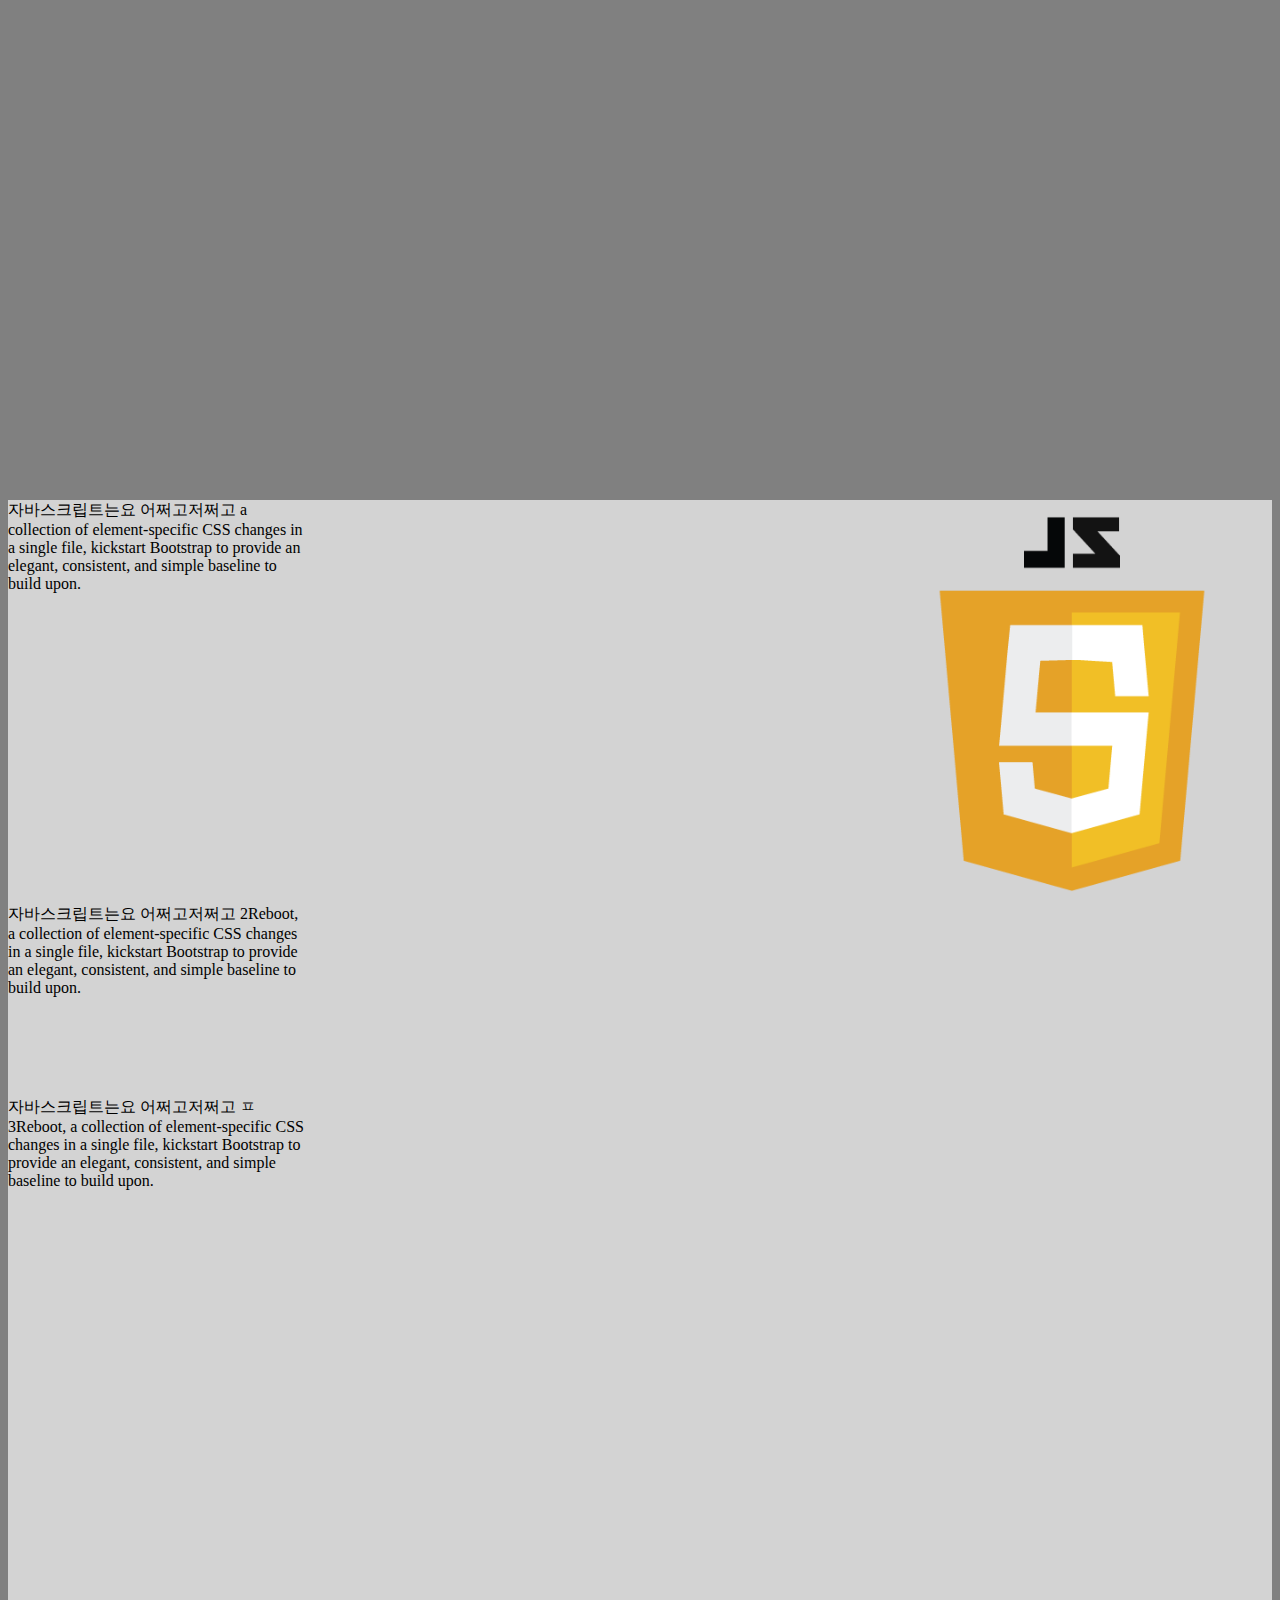
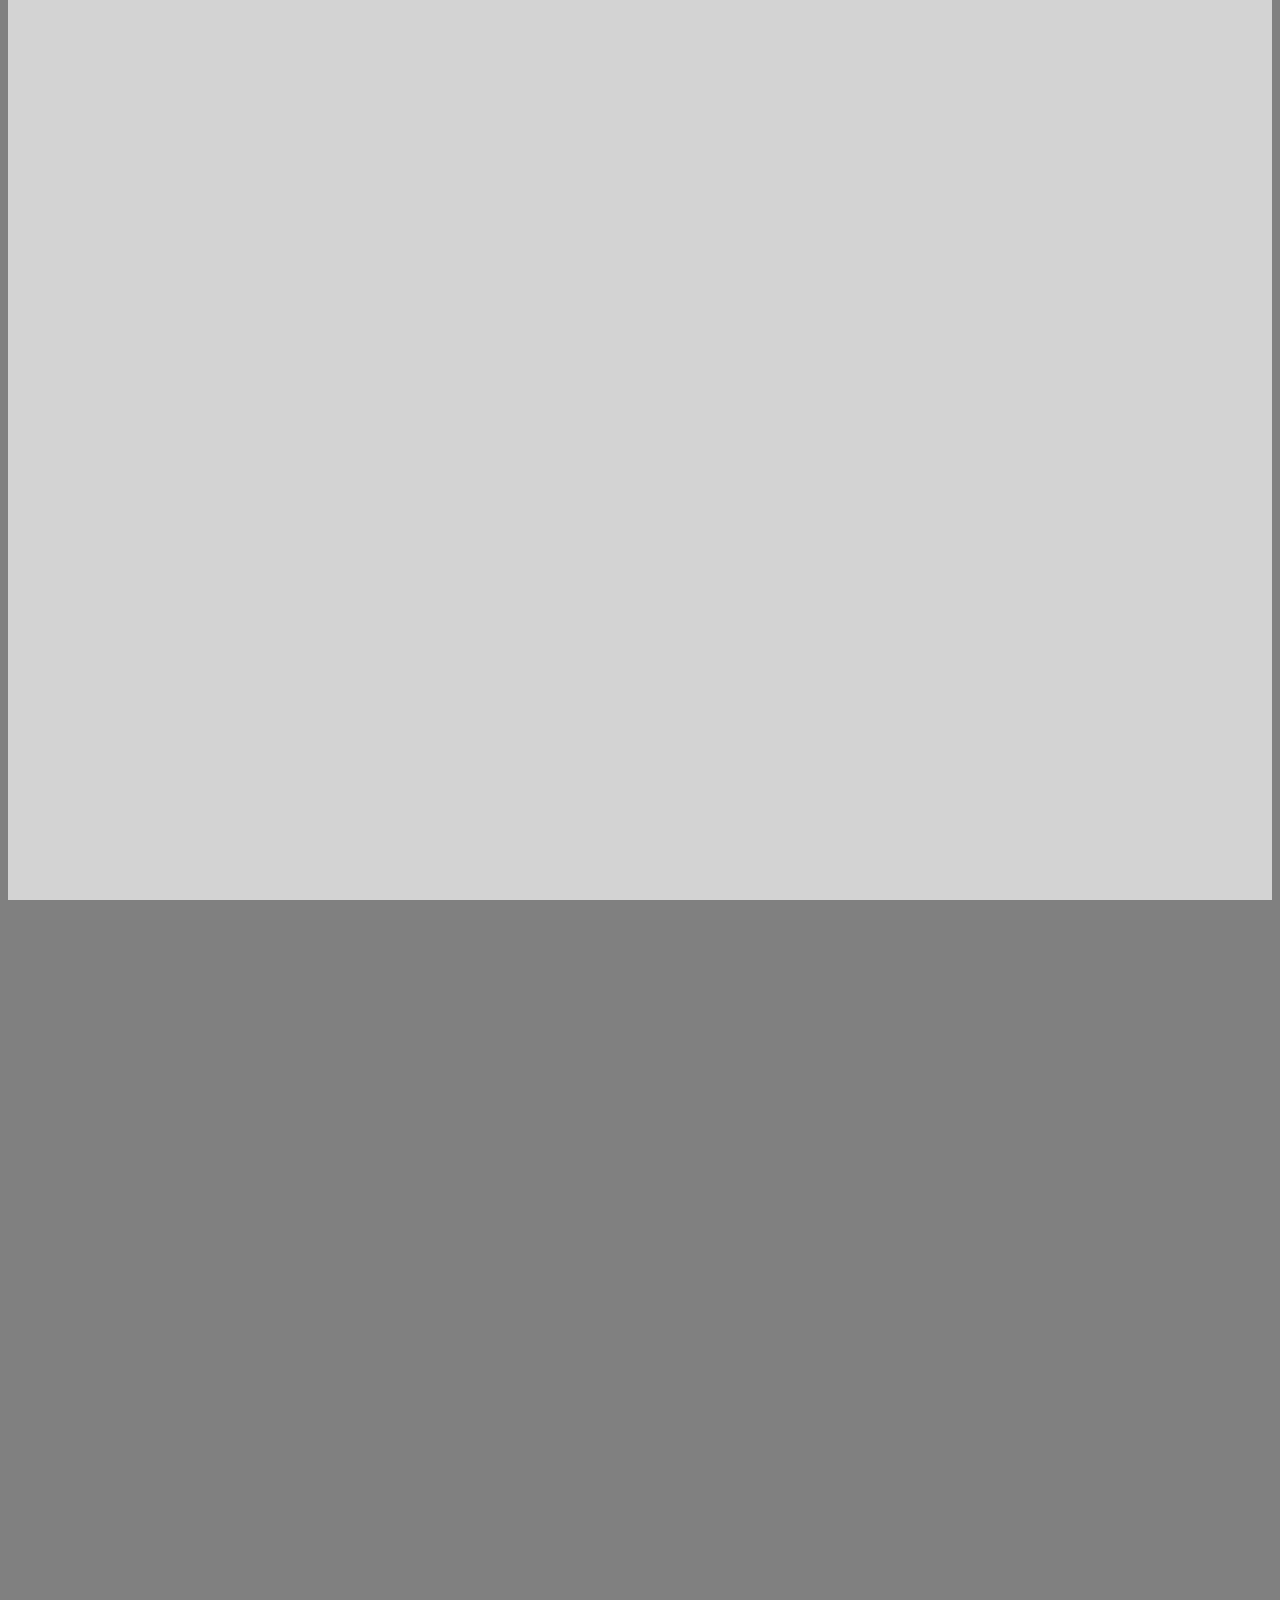
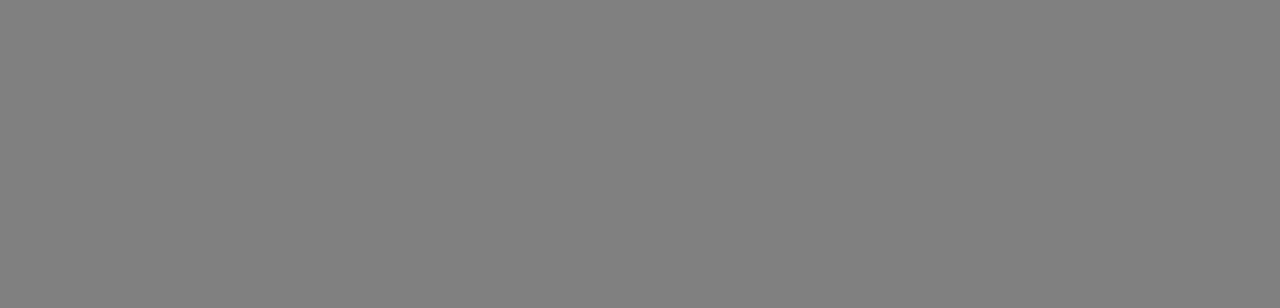
<file: js실습/ch03/sticky.html>
<!DOCTYPE html>
<html lang="en">
<head>
    <meta charset="UTF-8">
    <meta http-equiv="X-UA-Compatible" content="IE=edge">
    <meta name="viewport" content="width=device-width, initial-scale=1.0">
    <title>Document</title>
    <link rel="stylesheet" href="main.css">
    <script src="https://code.jquery.com/jquery-3.6.3.min.js"
    integrity="sha256-pvPw+upLPUjgMXY0G+8O0xUf+/Im1MZjXxxgOcBQBXU=" crossorigin="anonymous"></script>
</head>
<body style="background:grey; height:3000px">
    
    <div class="grey">
        <div class="image">
            <img src="자바이미지.png" width="100%">
        </div>
        <div class="text">
            자바스크립트는요 어쩌고저쩌고 a collection of element-specific CSS changes in a single file,
            kickstart Bootstrap to provide an elegant, consistent,
            and simple baseline to build upon.
        </div>
        <div style="clear:both"></div>
        <div class="text">
            자바스크립트는요 어쩌고저쩌고 2Reboot, a collection of element-specific CSS changes in a single file,
            kickstart Bootstrap to provide an elegant, consistent,
            and simple baseline to build upon.
        </div>
        <div style="clear:both"></div>
        <div class="text" style="margin-top:100px">
            자바스크립트는요 어쩌고저쩌고 ㅍ3Reboot, a collection of element-specific CSS changes in a single file,
            kickstart Bootstrap to provide an elegant, consistent,
            and simple baseline to build upon.
        </div>
        



        
    </div>
</body>
</html>
</file>
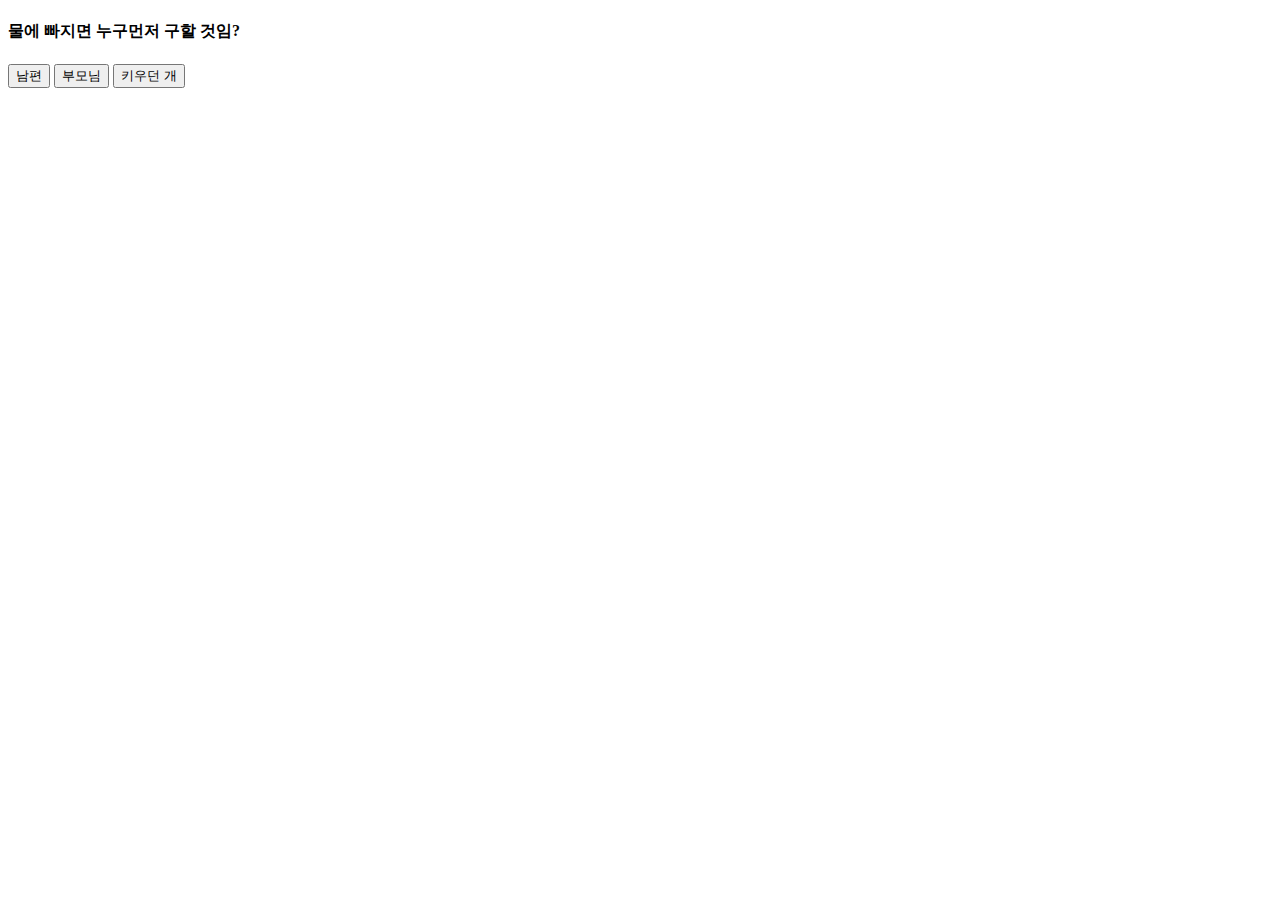
<file: js실습/ch03/switch.html>
<!DOCTYPE html>
<html lang="en">
<head>
    <meta charset="UTF-8">
    <meta http-equiv="X-UA-Compatible" content="IE=edge">
    <meta name="viewport" content="width=device-width, initial-scale=1.0">
    <title>Document</title>
</head>
<body>

<div id="quiz">
    <h4>물에 빠지면 누구먼저 구할 것임?</h4>
    <button>남편</button>
    <button>부모님</button>
    <button>키우던 개</button>
</div>


    <script src="https://code.jquery.com/jquery-3.6.3.min.js"
    integrity="sha256-pvPw+upLPUjgMXY0G+8O0xUf+/Im1MZjXxxgOcBQBXU=" crossorigin="anonymous"></script>
    <script>

        $('#quiz').click(function(e){
            switch($(e.target).html()){
                case '남편' :
                    alert('남편이 가장 중요하군요');
                    break
                case '부모님' :
                    alert('부모님이 가장 중요하군요');
                    break
                case '키우던 개':
                    alert('키우던 개가 가장 중요하군요');
                    break
            }
            
        })





        // let 변수 = 2+2;
        
        // switch(변수){
        //     case 3:
        //         alert('변수가 3이네요');
        //         break
        //     case 4:
        //         alert('변수가 4이네요');
        //         break
        //     default: //else와 비슷
        //         alert('아무것도 해당안됨')
            
        // }






    </script>


</body>
</html>
</file>
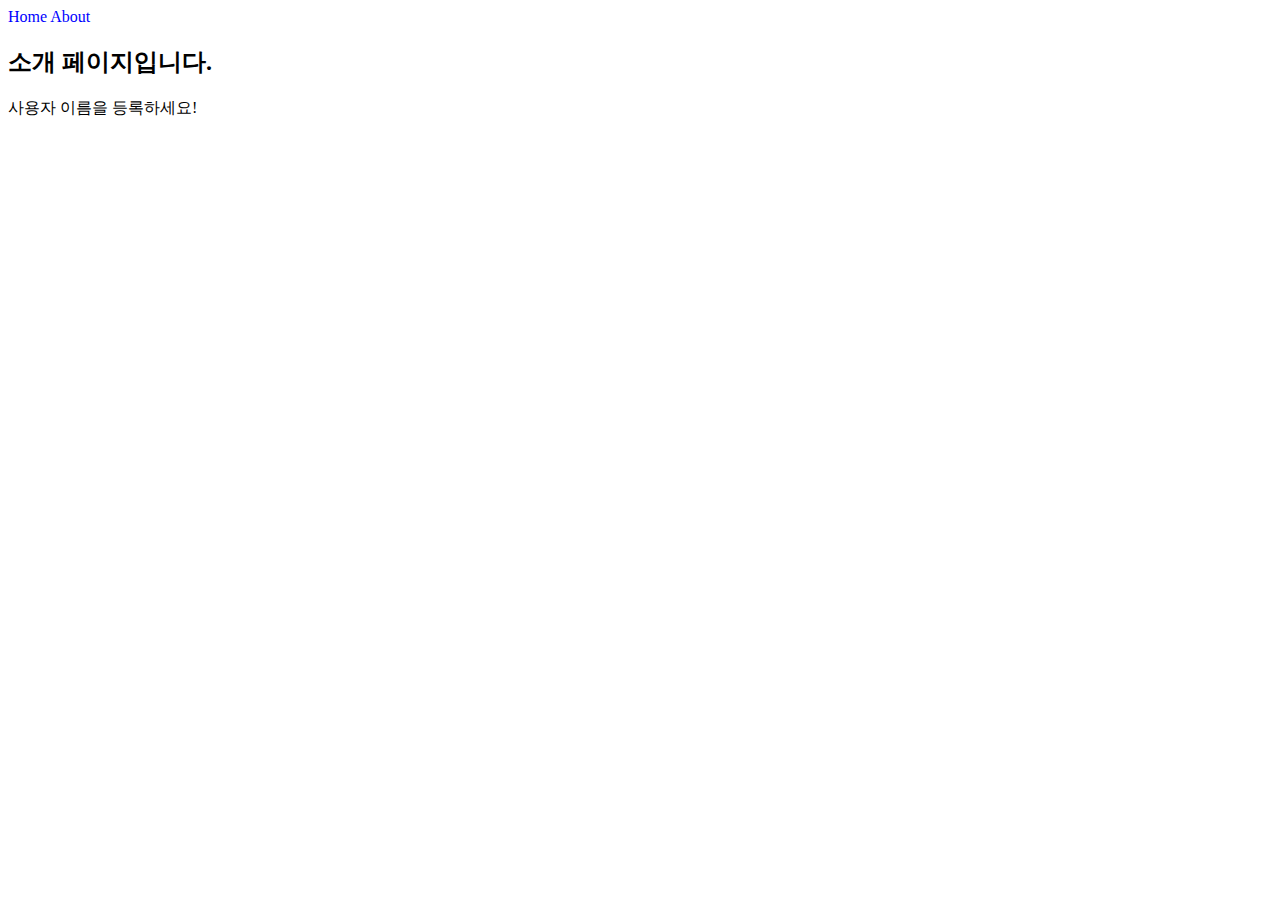
<file: js실습/REST API 활용/about.html>
<!DOCTYPE html>
<html>
<head>
  <meta charset="utf-8" />
  <title>RESTful SERVER</title>
  <link rel="stylesheet" href="./restFront.css" />
</head>
<body>
<nav>
  <a href="/">Home</a>
  <a href="/about">About</a>
</nav>
<div>
  <h2>소개 페이지입니다.</h2>
  <p>사용자 이름을 등록하세요!</p>
</div>
</body>
</html>
</file>
<file: js실습/ch01/main.css>
.dark{
  background-color: black;
  color:white;
}

.list-group{
    display: none;
}

.show{
    display: block;
}

.black-bg {
    width : 100%;
    height : 100%;
    position : fixed;
    background : rgba(0,0,0,0.5);
    z-index : 5;
    padding: 30px;
    visibility: hidden; /*애니메이션일때 사용, display:none;과 비슷 */
    opacity: 0; /*불투명도 0~1*/
    transition: all 1s; /*css 속성 변할때 1초에 걸쳐서 서서히 변하게 해주셈*/
  }
  .white-bg {
    background: white;
    border-radius: 5px;
    padding: 30px;
    z-index : 5;
  } 

  .show-modal{
    visibility: visible; /*display:block;과 비슷*/
    opacity: 1;
  }

  .main-bg{
    padding:100px 20px;
    background-color: lightgray;
  }

  /*캐러셀(이미지슬라이드) 만들기*/
  .slide-container{
    width:300vw; /*브라우저 폭이 100vw임 이미지 3개 들어가야돼서 3개로 만들어준것*/
    /*transform:translateX(-100vw);  */
  }

  .slide-box{
    width:100vw;
    float: left;
  }

  .slide-box img{
    width: 100%;
  }

  /*스크롤바 내리면 로고 폰트 작게 만들기*/
  .navbar{
    position:fixed; /*상단고정*/
    width:100%;
  }

  .navbar-brand{
    font-size: 30px;
    transition:all 1s;
  }
</file>
<file: js실습/ch02/detail.css>
/*tab1*/
ul.list{
    list-style-type: none; /*리스트 앞 ● 없애기*/
    margin: 0;
    padding: 0;
    border-bottom: 1px solid #ccc; /*아래선*/
}

ul.list::after{
    content:'';
    display: block;
    clear:both;
}

.tab-button{
    display: block;
    padding: 10px 20px 10px 20px;
    float: left; /*왼쪽부터 세로 정렬*/
    margin-right: -1px;
    margin-bottom: -1px;
    color: grey;
    text-decoration: none;
    cursor: pointer;/*마우스 커서 손가락모양*/
}

.orange{
    border-top: 2px solid orange;
    border-right: 1px solid #ccc;
    border-bottom: 1px solid white;
    border-left: 1px solid #ccc;
    color: black;
    margin-top: -2px;
}


.tab-content{
    display: none;
    padding: 10px;
}

.show {
    display: block;
  }





/*tab2*/
ul.li{
    list-style-type: none; /*리스트 앞 ● 없애기*/
    margin: 0;
    padding: 0;
    border-bottom: 1px solid #ccc; /*아래선*/
}

ul.li::after{
    content:'';
    display: block;
    clear:both;
}

.tab-btn{
    display: block;
    padding: 10px 20px 10px 20px;
    float: left; /*왼쪽부터 세로 정렬*/
    margin-right: -1px;
    margin-bottom: -1px;
    color: grey;
    text-decoration: none;
    cursor: pointer;/*마우스 커서 손가락모양*/
}

.blue{
    border-top: 2px solid blue;
    border-right: 1px solid #ccc;
    border-bottom: 1px solid white;
    border-left: 1px solid #ccc;
    color: black;
    margin-top: -2px;
}


.tab-con{
    display: none;
    padding: 10px;
}

.show {
    display: block;
  }

  /*<select>안에 <selelct> 넣기 추가하기*/
  .form-hide{
    display:none;
  }

.test{
    list-style: none;
}
</file>
<file: js실습/ch03/main.css>
.grey{
    background: lightgrey ;
    height: 2000px;
    margin-top: 500px;
}

.image{
    float:right;
    width: 400px;
    position:sticky;
    top:100px; /*top 100px 부터 고정됨*/
}

.text{
    float: left;
    width:300px;
}

/*스크롤*/

.card-background{
    height:2000px;
    margin-top: 800px;
    margin-bottom: 1600px;
}

.card-box img {
    display: block;
    margin:auto; /*가운데 정렬*/
    max-width:80%;
}

.card-box{
    position:sticky;
    top:50px; /*top 400px 부터 고정됨*/
    /* margin-top:200px; */
}
</file>
<file: js실습/REST API 활용/restFront.css>
a { color: blue; text-decoration: none; }
</file>
